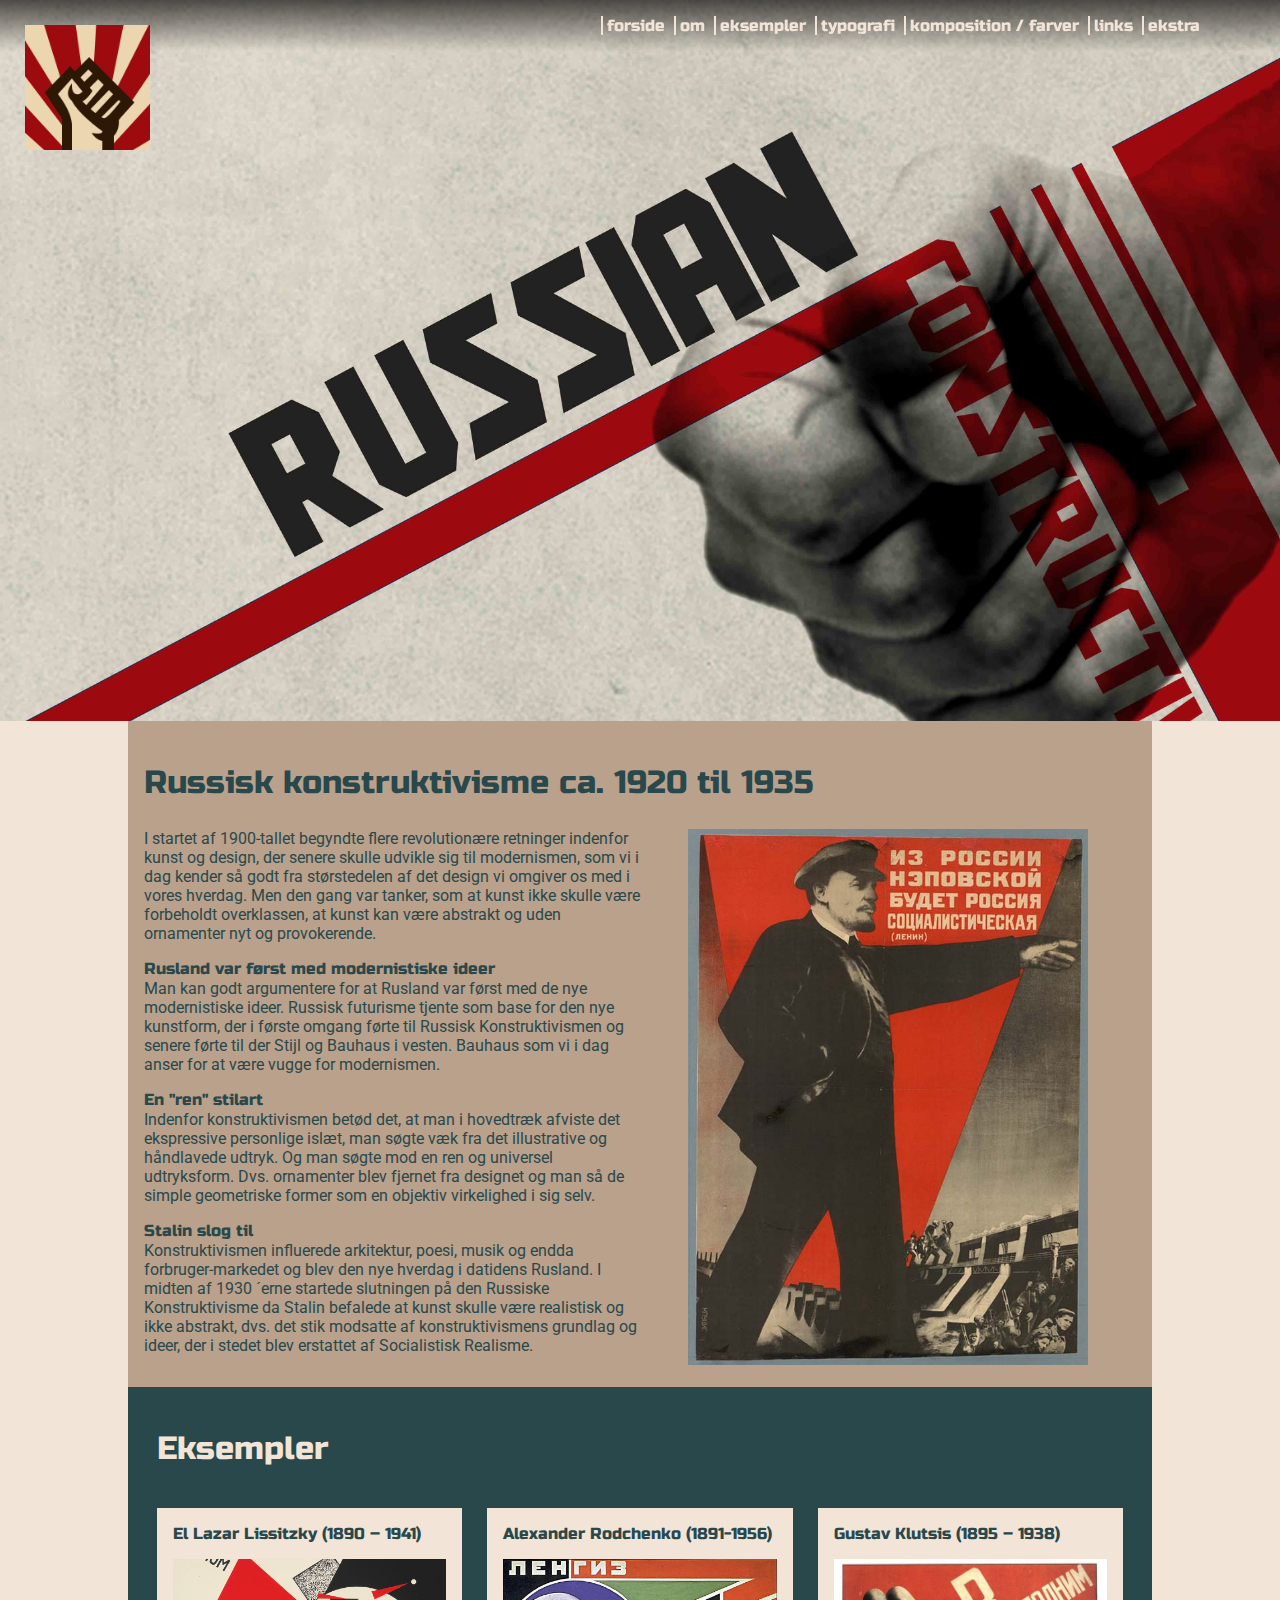
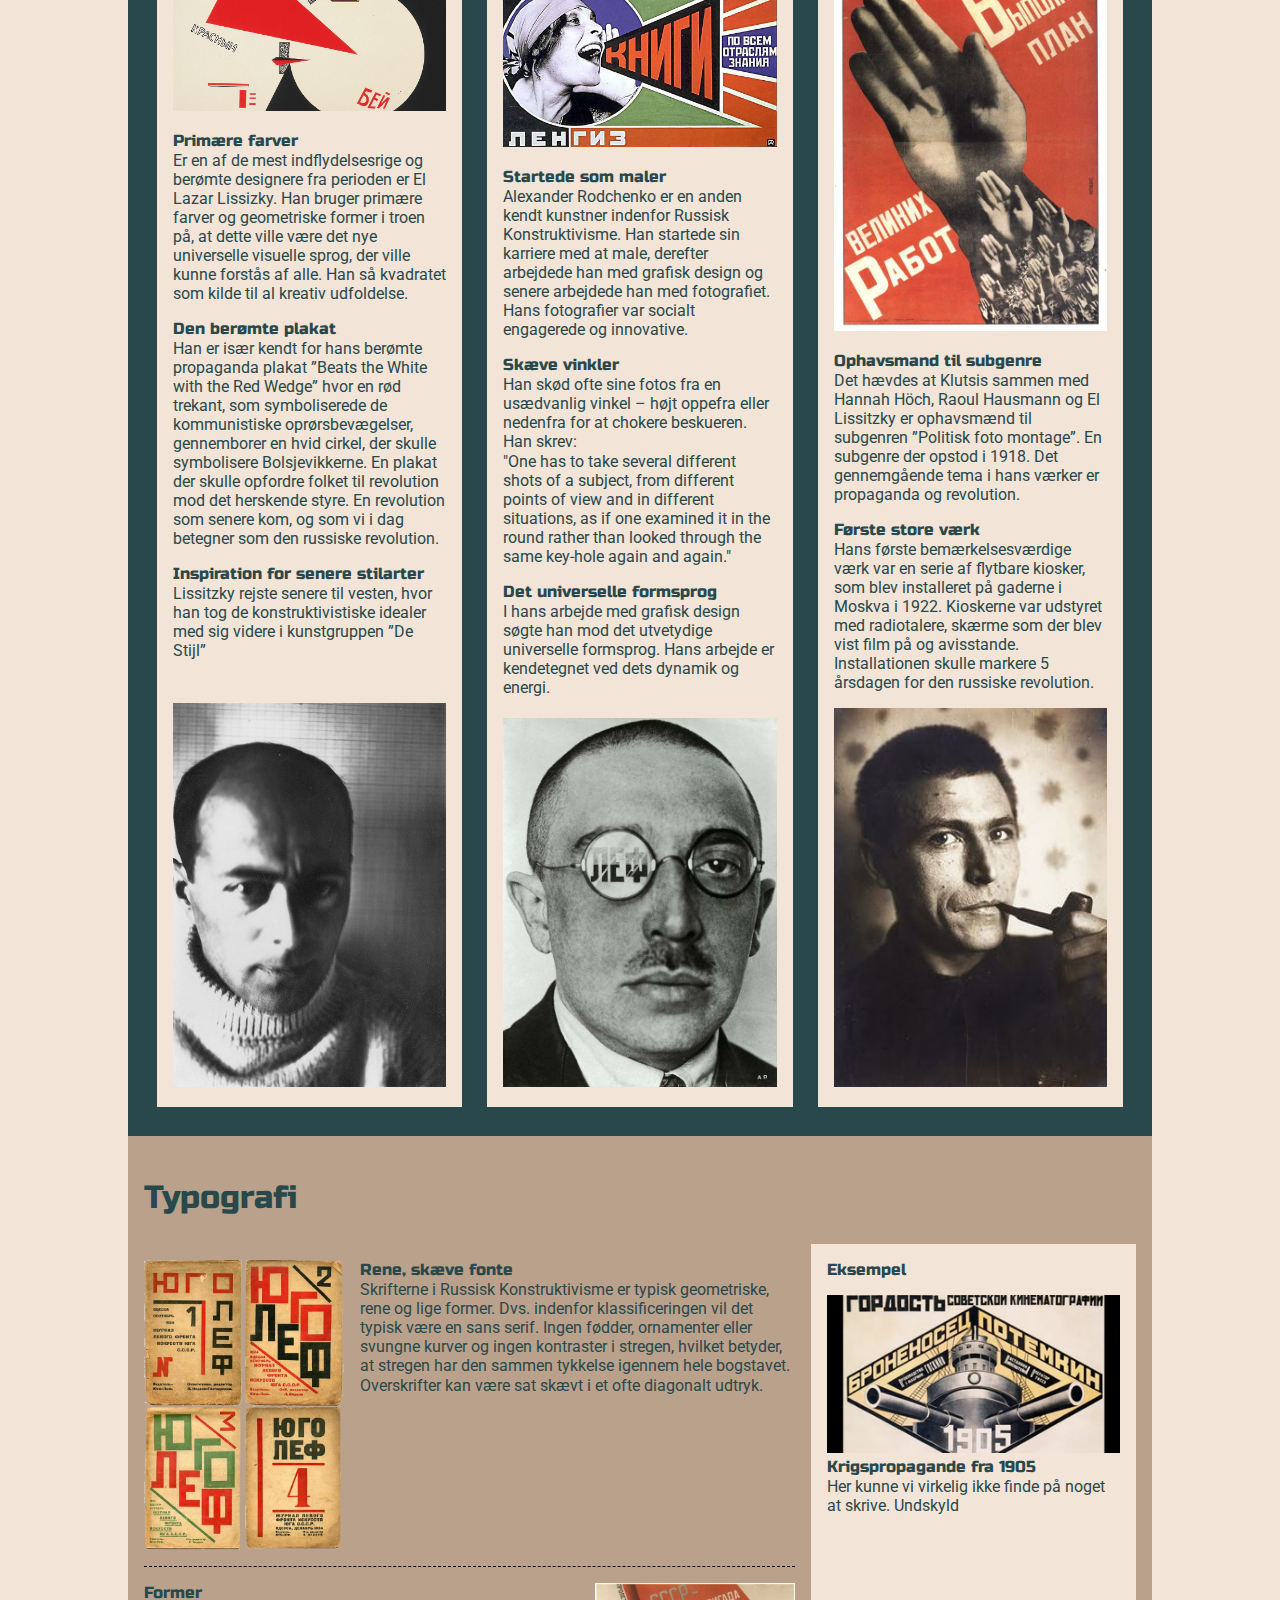
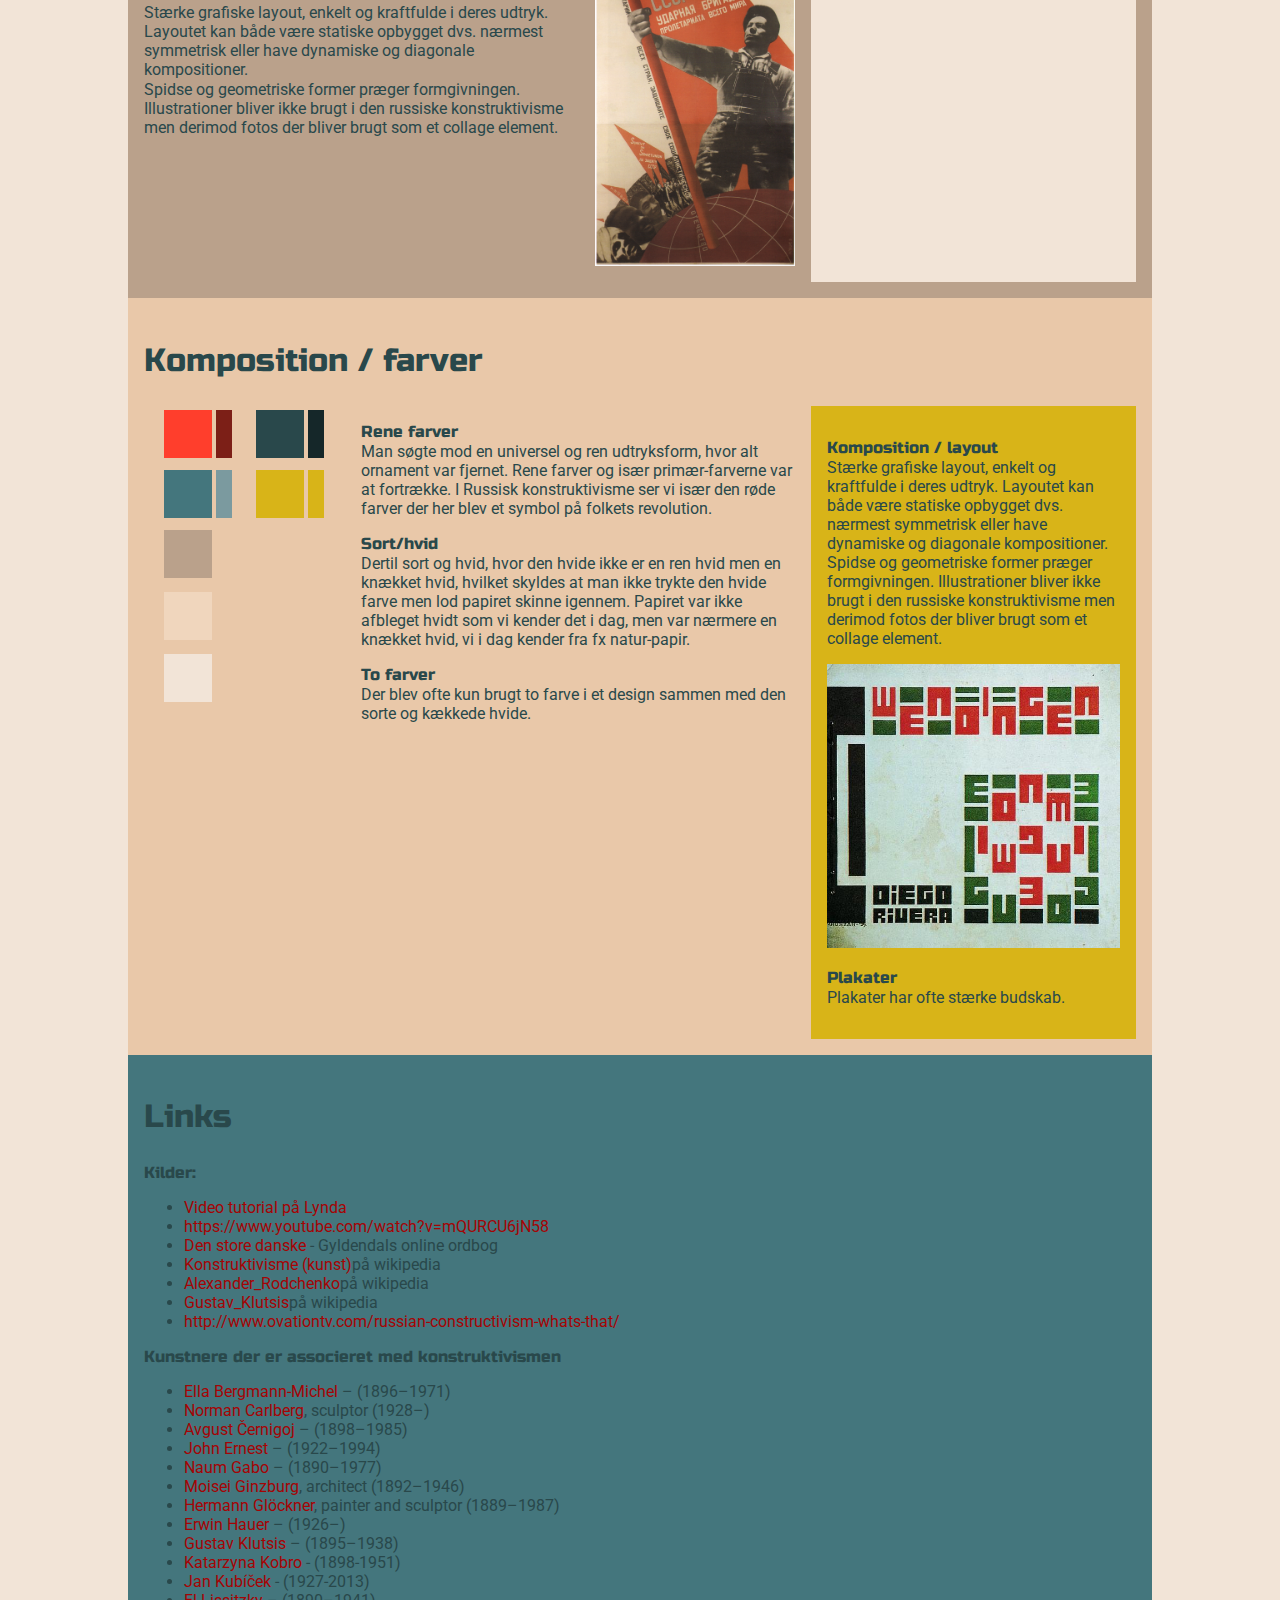
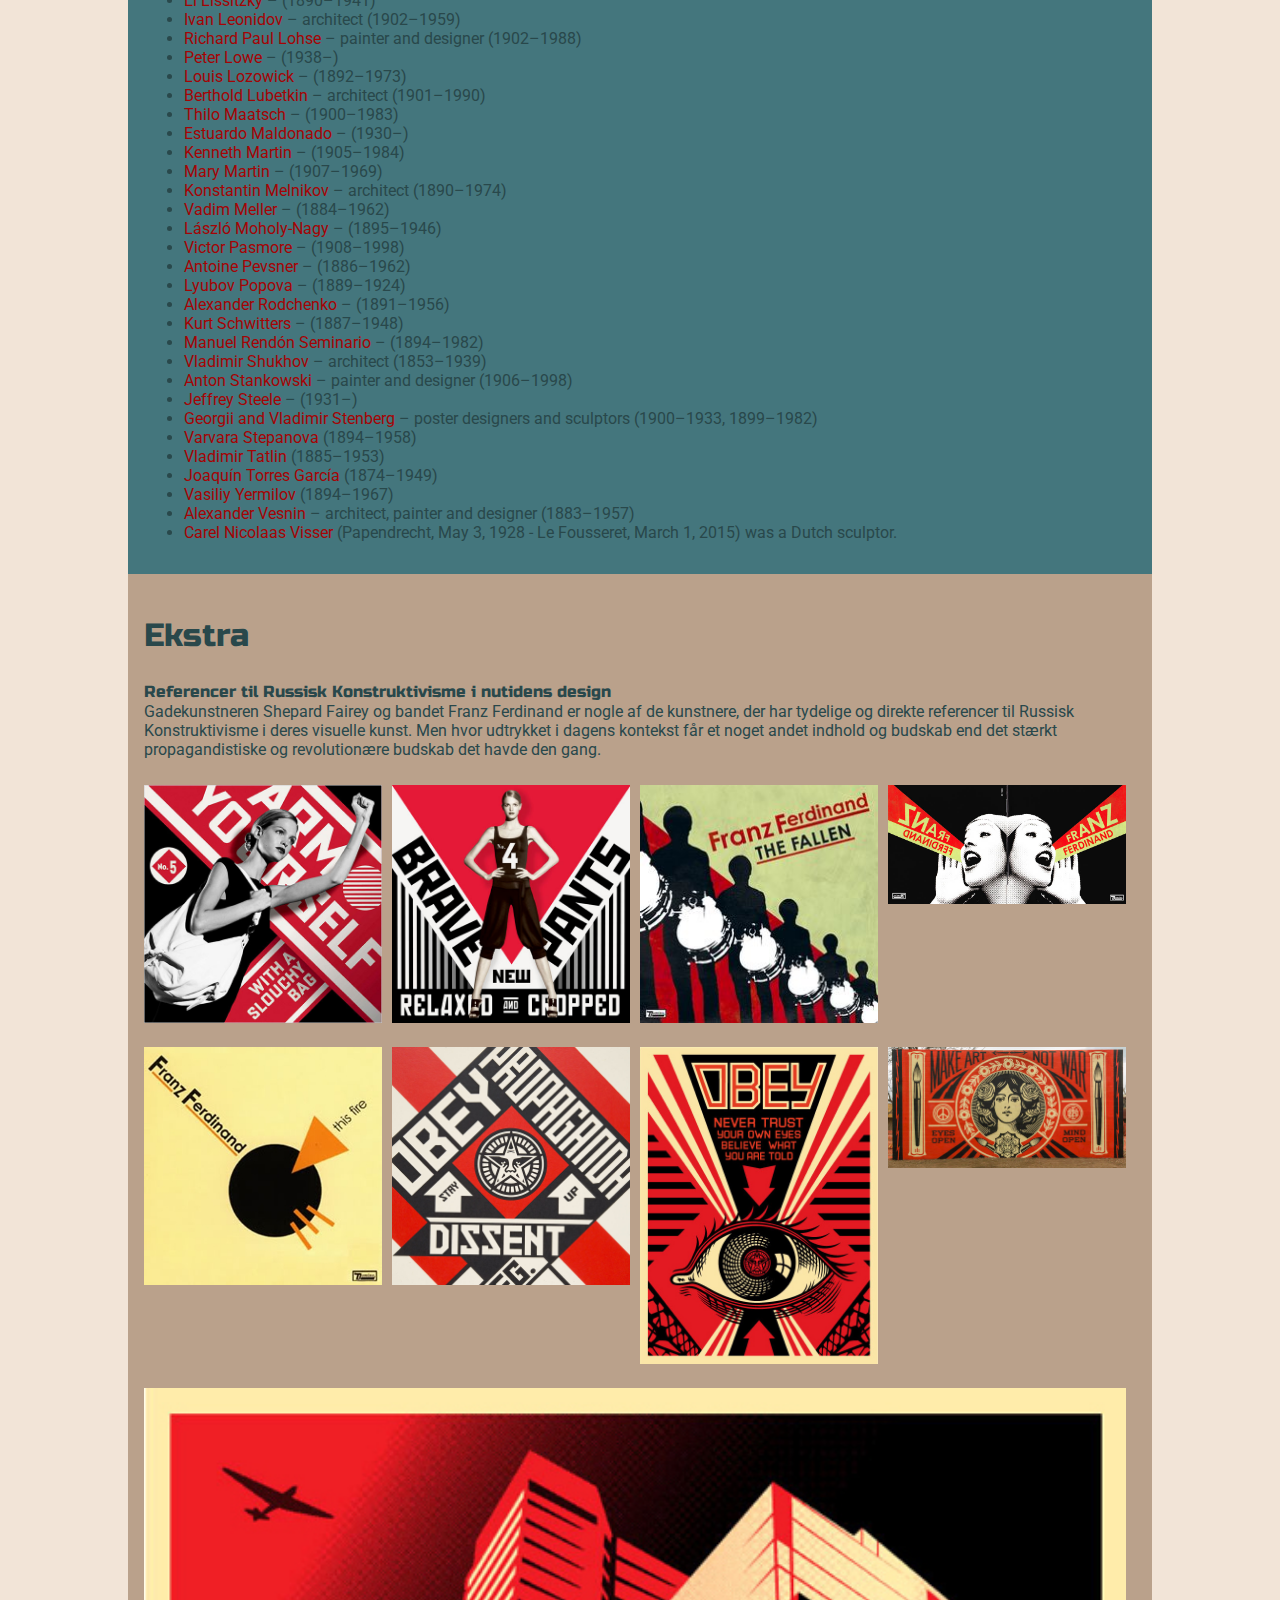
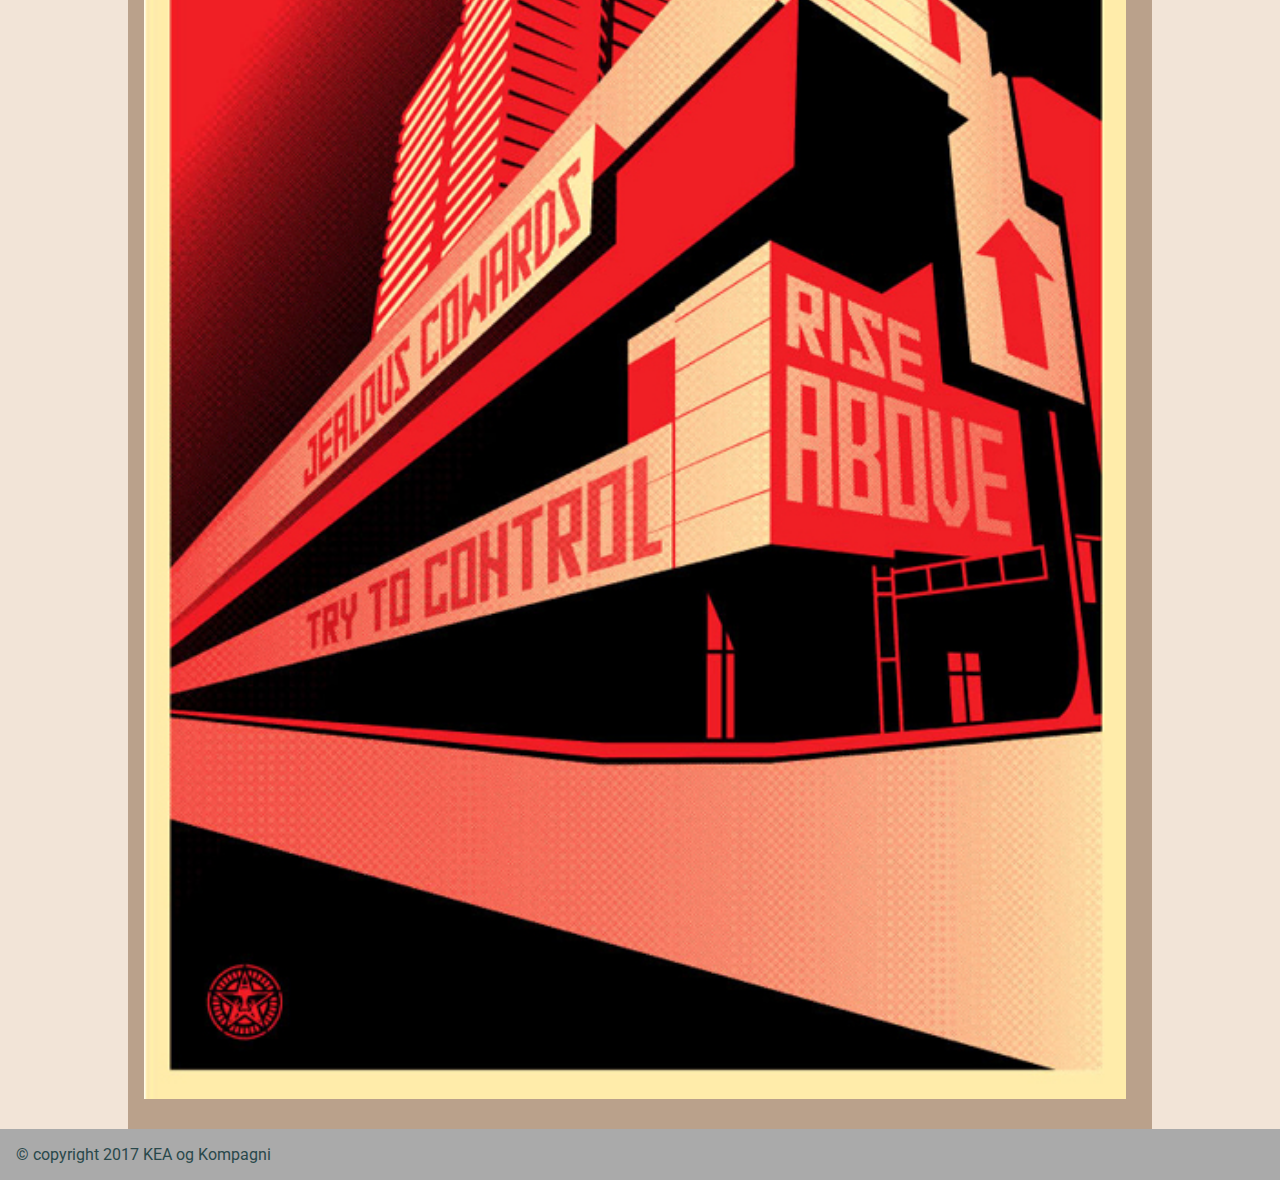
<file: archive/mikkels.html>
<!DOCTYPE html>
<html lang="da">

<head>
    <meta charset="UTF-8">
    <meta name="viewport" content="width=device-width, initial-scale=1.0">

    <title>Stilart M</title>
    <link rel="icon" href="favicon.jpg" type="image/jpg" sizes="16x16">
    <link href='https://fonts.googleapis.com/css?family=Russo+One' rel='stylesheet' type='text/css'>
    <link href='https://fonts.googleapis.com/css?family=Roboto' rel='stylesheet' type='text/css'>
    <link rel="stylesheet" href="mikkels.css" type="text/css">

</head>

<body>
    <header>
        <nav>
            <a href="#splash" class="menutext topnav">forside</a>
            <a href="#om" class="menutext">om</a>
            <a href="#eksempler" class="menutext">eksempler</a>
            <a href="#typografi" class="menutext">typografi</a>
            <a href="#farver" class="menutext">komposition / farver</a>
            <a href="#links" class="menutext">links</a>
            <a href="#ekstra" class="menutext">ekstra</a>
        </nav>
    </header>

    <section id="splash">
        <div id="logo">
            <img src="images/logo/logo.png" alt="logo russian konstruktivisme">
        </div>
    </section>

    <section id="om" class="color5">
        <h2>Russisk konstruktivisme ca. 1920 til 1935 </h2>
        <div class="sectionwrapper">
            <div class="column">
                <p>I startet af 1900-tallet begyndte flere revolutionære retninger indenfor kunst og design, der senere skulle udvikle sig til modernismen, som vi i dag kender så godt fra størstedelen af det design vi omgiver os med i vores hverdag. Men den gang var tanker, som at kunst ikke skulle være forbeholdt overklassen, at kunst kan være abstrakt og uden ornamenter nyt og provokerende.</p>

                <h3>Rusland var først med modernistiske ideer</h3>
                <p>Man kan godt argumentere for at Rusland var først med de nye modernistiske ideer. Russisk futurisme tjente som base for den nye kunstform, der i første omgang førte til Russisk Konstruktivismen og senere førte til der Stijl og Bauhaus i vesten. Bauhaus som vi i dag anser for at være vugge for modernismen.</p>

                <h3>En "ren" stilart</h3>
                <p> Indenfor konstruktivismen betød det, at man i hovedtræk afviste det ekspressive personlige islæt, man søgte væk fra det illustrative og håndlavede udtryk. Og man søgte mod en ren og universel udtryksform. Dvs. ornamenter blev fjernet fra designet og man så de simple geometriske former som en objektiv virkelighed i sig selv.</p>

                <h3>Stalin slog til</h3>
                <p>Konstruktivismen influerede arkitektur, poesi, musik og endda forbruger-markedet og blev den nye hverdag i datidens Rusland. I midten af 1930 ´erne startede slutningen på den Russiske Konstruktivisme da Stalin befalede at kunst skulle være realistisk og ikke abstrakt, dvs. det stik modsatte af konstruktivismens grundlag og ideer, der i stedet blev erstattet af Socialistisk Realisme.</p>
            </div>
            <div class="column center">
                <img src="images/om/58d1178c11bebd29e3ccc46939456b15.jpg" alt="Lenin">
            </div>
        </div>
    </section>

    <section id="eksempler" class="color2">
        <h2>Eksempler</h2>
        <div class="sectionwrapper">
            <div class="column  color8">
                <div class="column_content">
                    <div class="top">
                        <h3>El Lazar Lissitzky (1890 – 1941) </h3>
                        <img src="images/eksempler/el_lazar_lissitzky/Abstract3.jpg" alt="El Lazar Lissitzky">
                        <h3>Primære farver</h3>
                        <p>Er en af de mest indflydelsesrige og berømte designere fra perioden er El Lazar Lissizky. Han bruger primære farver og geometriske former i troen på, at dette ville være det nye universelle visuelle sprog, der ville kunne forstås af alle. Han så kvadratet som kilde til al kreativ udfoldelse.</p>
                        <h3>Den berømte plakat</h3>
                        <p>Han er især kendt for hans berømte propaganda plakat ”Beats the White with the Red Wedge” hvor en rød trekant, som symboliserede de kommunistiske oprørsbevægelser, gennemborer en hvid cirkel, der skulle symbolisere Bolsjevikkerne. En plakat der skulle opfordre folket til revolution mod det herskende styre. En revolution som senere kom, og som vi i dag betegner som den russiske revolution.</p>

                        <h3>Inspiration for senere stilarter</h3>
                        <p>Lissitzky rejste senere til vesten, hvor han tog de konstruktivistiske idealer med sig videre i kunstgruppen ”De Stijl” </p>
                    </div>
                    <div class="bottom center">
                        <img src="images/eksempler/el_lazar_lissitzky/El_lissitzky_self_portrait_1914.jpg" alt="El Lazar Lissitzky">
                    </div>
                </div>
            </div>
            <div class="column color8">
                <div class="column_content">
                    <div class="top">
                        <h3>Alexander Rodchenko (1891-1956)</h3>
                        <img src="images/eksempler/alexander_rodchenko/alexander-rodchenko.jpg" alt="Alexander Rodchenko">
                        <h3>Startede som maler</h3>
                        <p>Alexander Rodchenko er en anden kendt kunstner indenfor Russisk Konstruktivisme. Han startede sin karriere med at male, derefter arbejdede han med grafisk design og senere arbejdede han med fotografiet. Hans fotografier var socialt engagerede og innovative. </p>
                        <h3>Skæve vinkler</h3>
                        <p>Han skød ofte sine fotos fra en usædvanlig vinkel – højt oppefra eller nedenfra for at chokere beskueren. Han skrev:</p>
                        <p> "One has to take several different shots of a subject, from different points of view and in different situations, as if one examined it in the round rather than looked through the same key-hole again and again." </p>
                        <h3>Det universelle formsprog</h3>
                        <p>I hans arbejde med grafisk design søgte han mod det utvetydige universelle formsprog. Hans arbejde er kendetegnet ved dets dynamik og energi. </p>

                    </div>
                    <div class="bottom center">
                        <img src="images/eksempler/alexander_rodchenko/CaricatureShowingOsipBrik_variantofacoverforLEFMagazine_1924.jpg" alt="Alexander Rodchenko">
                    </div>
                </div>
            </div>
            <div class="column color8">
                <div class="column_content">
                    <div class="top">
                        <h3>Gustav Klutsis (1895 – 1938)</h3>
                        <img src="images/eksempler/gustav_klutsis/6beec7d188e910c8713d86e18817c2b2.jpg" alt="Gustav Klutsis">
                        <h3>Ophavsmand til subgenre</h3>
                        <p>Det hævdes at Klutsis sammen med Hannah Höch, Raoul Hausmann og El Lissitzky er ophavsmænd til subgenren ”Politisk foto montage”. En subgenre der opstod i 1918. Det gennemgående tema i hans værker er propaganda og revolution. </p>
                        <h3>Første store værk</h3>
                        <p>Hans første bemærkelsesværdige værk var en serie af flytbare kiosker, som blev installeret på gaderne i Moskva i 1922. Kioskerne var udstyret med radiotalere, skærme som der blev vist film på og avisstande. Installationen skulle markere 5 årsdagen for den russiske revolution.
                        </p>
                    </div>
                    <div class="bottom center">
                        <img src="images/eksempler/gustav_klutsis/30d0d30a4c54adc72a7e70a04383e080.jpg" alt="Gustav Klutsis">
                    </div>
                </div>
            </div>
        </div>
    </section>

    <section id="typografi" class="color5">
        <h2>Typografi</h2>
        <div class="sectionwrapper">
            <div class="column_wide">
                <div class="top">
                    <img src="images/typografi/d18832e720671dbbfb31b3a0ea70d587.png" alt="Russian font">
                    <h3>Rene, skæve fonte</h3>
                    <p>Skrifterne i Russisk Konstruktivisme er typisk geometriske, rene og lige former. Dvs. indenfor klassificeringen vil det typisk være en sans serif. Ingen fødder, ornamenter eller svungne kurver og ingen kontraster i stregen, hvilket betyder, at stregen har den sammen tykkelse igennem hele bogstavet.
                    </p>
                    <p>Overskrifter kan være sat skævt i et ofte diagonalt udtryk.</p>
                </div>
                <div class="bottom">
                    <img src="images/typografi/2229.png" alt="Font">
                    <h3>Former</h3>
                    <p>Stærke grafiske layout, enkelt og kraftfulde i deres udtryk. Layoutet kan både være statiske opbygget dvs. nærmest symmetrisk eller have dynamiske og diagonale kompositioner. </p>
                    <p>Spidse og geometriske former præger formgivningen. Illustrationer bliver ikke brugt i den russiske konstruktivisme men derimod fotos der bliver brugt som et collage element.
                    </p>
                </div>
            </div>
            <div class="column_narrow color8">
                <h3>Eksempel</h3>
                <img src="images/typografi/RussianConstructivism5.png" alt="Typografi">
                <h3>Krigspropagande fra 1905</h3>
                <p>Her kunne vi virkelig ikke finde på noget at skrive. Undskyld</p>
            </div>
        </div>
    </section>
    <section id="farver" class="color6">
        <h2>Komposition / farver</h2>
        <div class="sectionwrapper">
            <div class="column_wide">
                <div class="column_content">
                    <div class="colors">
                        <div class="color1"></div>
                        <div class="color1 kontrast"></div>
                        <div class="color2"></div>
                        <div class="color2 kontrast"></div>
                        <div class="color3"></div>
                        <div class="color3 kontrast"></div>
                        <div class="color4"></div>
                        <div class="color4 kontrast"></div>
                        <div class="color5 nylinie"></div>
                        <div class="color7 nylinie"></div>
                        <div class="color8 nylinie"></div>
                    </div>
                    <div class="content">
                        <h3>Rene farver</h3>
                        <p>Man søgte mod en universel og ren udtryksform, hvor alt ornament var fjernet. Rene farver og især primær-farverne var at fortrække. I Russisk konstruktivisme ser vi især den røde farver der her blev et symbol på folkets revolution.</p>
                        <h3>Sort/hvid</h3>
                        <p>Dertil sort og hvid, hvor den hvide ikke er en ren hvid men en knækket hvid, hvilket skyldes at man ikke trykte den hvide farve men lod papiret skinne igennem. Papiret var ikke afbleget hvidt som vi kender det i dag, men var nærmere en knækket hvid, vi i dag kender fra fx natur-papir.</p>
                        <H3>To farver</H3>
                        <P>Der blev ofte kun brugt to farve i et design sammen med den sorte og kækkede hvide.</P>
                    </div>
                </div>
            </div>
            <div class="column_narrow color4">
                <H3>Komposition / layout</H3>
                <p>Stærke grafiske layout, enkelt og kraftfulde i deres udtryk. Layoutet kan både være statiske opbygget dvs. nærmest symmetrisk eller have dynamiske og diagonale kompositioner. Spidse og geometriske former præger formgivningen. Illustrationer bliver ikke brugt i den russiske konstruktivisme men derimod fotos der bliver brugt som et collage element.</p>
                <img src="images/farver/301379.501.jpg" alt="Plakat">
                <h3>Plakater</h3>
                <p>Plakater har ofte stærke budskab.</p>
            </div>
        </div>
    </section>
    <section id="links" class="color3">
        <h2>Links</h2>
        <div class="sectionwrapper">
            <div class="content">
                <h3>Kilder:</h3>
                <ul>
                    <li><a href="https://www.lynda.com/Design-Color-tutorials/Soviet-Revolution/166781/363060-4.html">Video tutorial på Lynda</a></li>
                    <li><a href="https://www.youtube.com/watch?v=mQURCU6jN58">https://www.youtube.com/watch?v=mQURCU6jN58</a></li>
                    <li><a href="http://denstoredanske.dk/Kunst_og_kultur/Billedkunst/Billedkunst,_stilretninger_efter_1910/konstruktivisme">Den store danske</a> - Gyldendals online ordbog</li>
                    <li><a href="https://da.wikipedia.org/wiki/Konstruktivisme">Konstruktivisme (kunst)</a>på wikipedia</li>
                    <li><a href="https://en.wikipedia.org/wiki/Alexander_Rodchenko">Alexander_Rodchenko</a>på wikipedia</li>
                    <li><a href="https://en.wikipedia.org/wiki/Gustav_Klutsis"> Gustav_Klutsis</a>på wikipedia</li>
                    <li><a href="http://www.ovationtv.com/russian-constructivism-whats-that/">http://www.ovationtv.com/russian-constructivism-whats-that/</a></li>
                </ul>
                <h3>Kunstnere der er associeret med konstruktivismen</h3>
                <ul>
                    <li><a href="https://en.wikipedia.org/wiki/Ella_Bergmann-Michel" title="Ella Bergmann-Michel">Ella Bergmann-Michel</a> – (1896–1971)</li>
                    <li><a href="https://en.wikipedia.org/wiki/Norman_Carlberg" title="Norman Carlberg">Norman Carlberg</a>, sculptor (1928–)</li>
                    <li><a href="https://en.wikipedia.org/wiki/Avgust_%C4%8Cernigoj" title="Avgust Černigoj">Avgust Černigoj</a> – (1898–1985)</li>
                    <li><a href="https://en.wikipedia.org/wiki/John_Ernest" title="John Ernest">John Ernest</a> – (1922–1994)</li>
                    <li><a href="https://en.wikipedia.org/wiki/Naum_Gabo" title="Naum Gabo">Naum Gabo</a> – (1890–1977)</li>
                    <li><a href="https://en.wikipedia.org/wiki/Moisei_Ginzburg" title="Moisei Ginzburg">Moisei Ginzburg</a>, architect (1892–1946)</li>
                    <li><a href="https://en.wikipedia.org/wiki/Hermann_Gl%C3%B6ckner" title="Hermann Glöckner">Hermann Glöckner</a>, painter and sculptor (1889–1987)</li>
                    <li><a href="https://en.wikipedia.org/wiki/Erwin_Hauer" title="Erwin Hauer">Erwin Hauer</a> – (1926–)</li>
                    <li><a href="https://en.wikipedia.org/wiki/Gustav_Klutsis" title="Gustav Klutsis">Gustav Klutsis</a> – (1895–1938)</li>
                    <li><a href="https://en.wikipedia.org/wiki/Katarzyna_Kobro" title="Katarzyna Kobro">Katarzyna Kobro</a> - (1898-1951)</li>
                    <li><a href="https://en.wikipedia.org/wiki/Jan_Kub%C3%AD%C4%8Dek" title="Jan Kubíček">Jan Kubíček</a> - (1927-2013)</li>
                    <li><a href="https://en.wikipedia.org/wiki/El_Lissitzky" title="El Lissitzky">El Lissitzky</a> – (1890–1941)</li>
                    <li><a href="https://en.wikipedia.org/wiki/Ivan_Leonidov" title="Ivan Leonidov">Ivan Leonidov</a> – architect (1902–1959)</li>
                    <li><a href="https://en.wikipedia.org/wiki/Richard_Paul_Lohse" title="Richard Paul Lohse">Richard Paul Lohse</a> – painter and designer (1902–1988)</li>
                    <li><a href="https://en.wikipedia.org/wiki/Peter_Lowe" title="Peter Lowe">Peter Lowe</a> – (1938–)</li>
                    <li><a href="https://en.wikipedia.org/wiki/Louis_Lozowick" title="Louis Lozowick ">Louis Lozowick</a> – (1892–1973)</li>
                    <li><a href="https://en.wikipedia.org/wiki/Berthold_Lubetkin" title="Berthold Lubetkin ">Berthold Lubetkin</a> – architect (1901–1990)</li>
                    <li><a href="https://en.wikipedia.org/wiki/Thilo_Maatsch" title="Thilo Maatsch ">Thilo Maatsch</a> – (1900–1983)</li>
                    <li><a href="https://en.wikipedia.org/wiki/Estuardo_Maldonado" title="Estuardo Maldonado ">Estuardo Maldonado</a> – (1930–)</li>
                    <li><a href="https://en.wikipedia.org/wiki/Kenneth_Martin" title="Kenneth Martin ">Kenneth Martin</a> – (1905–1984)</li>
                    <li><a href="https://en.wikipedia.org/wiki/Mary_Martin_(artist)" title="Mary Martin (artist) ">Mary Martin</a> – (1907–1969)</li>
                    <li><a href="https://en.wikipedia.org/wiki/Konstantin_Melnikov" title="Konstantin Melnikov ">Konstantin Melnikov</a> – architect (1890–1974)</li>
                    <li><a href="https://en.wikipedia.org/wiki/Vadym_Meller" title="Vadym Meller ">Vadim Meller</a> – (1884–1962)</li>
                    <li><a href="https://en.wikipedia.org/wiki/L%C3%A1szl%C3%B3_Moholy-Nagy" title="László Moholy-Nagy ">László Moholy-Nagy</a> – (1895–1946)</li>
                    <li><a href="https://en.wikipedia.org/wiki/Victor_Pasmore" title="Victor Pasmore ">Victor Pasmore</a> – (1908–1998)</li>
                    <li><a href="https://en.wikipedia.org/wiki/Antoine_Pevsner" title="Antoine Pevsner ">Antoine Pevsner</a> – (1886–1962)</li>
                    <li><a href="https://en.wikipedia.org/wiki/Lyubov_Popova" title="Lyubov Popova ">Lyubov Popova</a> – (1889–1924)</li>
                    <li><a href="https://en.wikipedia.org/wiki/Alexander_Rodchenko" title="Alexander Rodchenko ">Alexander Rodchenko</a> – (1891–1956)</li>
                    <li><a href="https://en.wikipedia.org/wiki/Kurt_Schwitters" title="Kurt Schwitters ">Kurt Schwitters</a> – (1887–1948)</li>
                    <li><a href="https://en.wikipedia.org/wiki/Manuel_Rend%C3%B3n_Seminario" title="Manuel Rendón Seminario ">Manuel Rendón Seminario</a> – (1894–1982)</li>
                    <li><a href="https://en.wikipedia.org/wiki/Vladimir_Shukhov" title="Vladimir Shukhov ">Vladimir Shukhov</a> – architect (1853–1939)</li>
                    <li><a href="https://en.wikipedia.org/wiki/Anton_Stankowski" title="Anton Stankowski ">Anton Stankowski</a> – painter and designer (1906–1998)</li>
                    <li><a href="https://en.wikipedia.org/wiki/Jeffrey_Steele_(artist)" title="Jeffrey Steele (artist) ">Jeffrey Steele</a> – (1931–)</li>
                    <li><a href="https://en.wikipedia.org/wiki/Stenberg_brothers" title="Stenberg brothers ">Georgii and Vladimir Stenberg</a> – poster designers and sculptors (1900–1933, 1899–1982)</li>
                    <li><a href="https://en.wikipedia.org/wiki/Varvara_Stepanova" title="Varvara Stepanova ">Varvara Stepanova</a> (1894–1958)</li>
                    <li><a href="https://en.wikipedia.org/wiki/Vladimir_Tatlin" title="Vladimir Tatlin ">Vladimir Tatlin</a> (1885–1953)</li>
                    <li><a href="https://en.wikipedia.org/wiki/Joaqu%C3%ADn_Torres_Garc%C3%ADa" title="Joaquín Torres García ">Joaquín Torres García</a> (1874–1949)</li>
                    <li><a href="https://en.wikipedia.org/wiki/Vasiliy_Yermilov" title="Vasiliy Yermilov ">Vasiliy Yermilov</a> (1894–1967)</li>
                    <li><a href="https://en.wikipedia.org/wiki/Alexander_Vesnin" title="Alexander Vesnin ">Alexander Vesnin</a> – architect, painter and designer (1883–1957)</li>
                    <li><a href="https://en.wikipedia.org/w/index.php?title=Carel_Nicolaas_Visser&action=edit&redlink=1" title="Carel Nicolaas Visser (page does not exist) ">Carel Nicolaas Visser</a> (Papendrecht, May 3, 1928 - Le Fousseret, March 1, 2015) was a Dutch sculptor.</li>
                </ul>
            </div>
        </div>
    </section>

    <section id="ekstra" class="color5">
        <h2>Ekstra</h2>
        <div class="sectionwrapper">
            <div class="content">
                <h3>Referencer til Russisk Konstruktivisme i nutidens design </h3>
                <p>Gadekunstneren Shepard Fairey og bandet Franz Ferdinand er nogle af de kunstnere, der har tydelige og direkte referencer til Russisk Konstruktivisme i deres visuelle kunst. Men hvor udtrykket i dagens kontekst får et noget andet indhold og budskab end det stærkt propagandistiske og revolutionære budskab det havde den gang.</p>
                <div class="galleri">
                    <div><img src="images/ekstra/fairey-sacs.jpg" alt=""></div>
                    <div><img src="images/ekstra/saks7woman-no4-brave-pants.jpg" alt=""></div>
                    <div><img src="images/ekstra/1595e92d8c4ac5f7447a4c2f8caa33d2.jpg" alt=""></div>
                    <div><img src="images/ekstra/Franz-Ferdinand-You-Could-Have-It-So-Much-Be-Front-Cover-55320.jpg" alt=""></div>
                    <div><img src="images/ekstra/tumblr_lqqu34hF0O1qdvlxe.jpg" alt=" "></div>
                    <div><img src="images/ekstra/2500x2500_543cf10b9dfc5.jpg" alt=" "></div>
                    <div><img src="images/ekstra/obey-eye-poster-fnl.jpg" alt=" "></div>
                    <div><img src="images/ekstra/SFUADMural-1.jpg" alt=" "></div>
                    <div><img src="images/ekstra/shepard_fairey_supply_and_demand_print.jpg" alt=" "></div>
                </div>
            </div>
        </div>
    </section>

    <footer>&copy; copyright 2017 KEA og Kompagni</footer>
</body>

</html>
</file>
<file: archive/mikkels.css>
/*Generelle indstillinger    */

* {
    box-sizing: border-box;
}
body {
    margin: 0;
    font-family: 'Roboto', sans-serif;
    color: #29484b;
    background-color: #f2e4d7;
}
.text {
    padding: 0 0 0 20px;
}
a {
    color: #A50405;
    text-decoration: none;
}
a:hover {
    color: #ff3e2c;
}
p {
    margin-top: -15px;
}
h2,
h3 {
    font-family: 'Russo One', sans-serif;
    font-weight: normal;
}
h2 {
    font-size: 200%;
}
h3 {
    font-size: 100%;
}
.center {
    text-align: center;
}
.clearfloat {
    clear: both;
}
section {
    padding: 1em;
}
.sectionwrapper p:first-child {
    margin-top: 0;
}

/*Generelle indstillinger  SLUT  */


/*Menu */

header {
    position: fixed;
    width: 100%;
    padding: 1em;
    background: linear-gradient(to bottom, rgba(0, 0, 0, 0.65) 0%, rgba(0, 0, 0, 0) 100%);
}
header nav {
    font-family: 'Russo One', sans-serif;
    text-align: right;
    margin: 0 5vw 0 0;
}
header nav a {
    text-decoration: none;
    color: #f2e4d7;
    padding-left: 4px;
    margin-left: 4px;
    display: block;
}
header nav a:hover {
    color: #ff3e2c;
}
@media screen and (min-width:825px) {
    header nav a {
        display: inline-block;
        border-left: 2px solid #f2e4d7;
    }
}

/*Menu SLUT*/


/* **** splash **** */

#splash {
    width: 100vw;
    height: 167.2vw;
    background-image: url(images/splash/01-mobil-portrait-375x627.png);
    background-size: cover;
}
#logo {
    position: absolute;
    top: 25px;
    left: 25px;
    z-index: 250;
}
#logo img {
    width: 50px;
}

/* **** splash slut **** */


/* **** om  **** */

#om .sectionwrapper {
    display: flex;
    flex-wrap: wrap;
    justify-content: space-between;
}
#om .column {
    flex-grow: 1;
    flex-basis: 400px;
}
#om .column img {
    width: 100%;
    max-width: 400px;
}

/* **** om SLUT **** */


/* **** eksempler **** */

#eksempler h2 {
    color: #f2e4d7;
    margin-left: 0.4em;
}
#eksempler .sectionwrapper {
    display: flex;
    flex-wrap: wrap;
}
#eksempler .column {
    margin: 0.8em;
    flex: 1 1 200px;
    padding: 0 1em 1em;
}
#eksempler .column img {
    width: 100%;
}
#eksempler .column_content {
    height: 100%;
    display: flex;
    flex-wrap: wrap;
}
#eksempler .top {
    align-self: flex-start;
}
#eksempler .bottom {
    width: 100%;
    align-self: flex-end;
}

/* **** eksempler SLUT **** */


/* **** typografi **** */

#typografi .sectionwrapper {
    display: flex;
    flex-wrap: wrap;
}
#typografi .column_wide {
    flex: 2;
    flex-basis: 400px;
}
#typografi .column_wide .bottom {
    border-top: 1px dashed black;
    padding-top: 1em;
    margin-top: 1em;
    clear: both;
}
#typografi .top img {
    width: 200px;
    float: left;
    margin-right: 1em;
    margin-bottom: 1em;
}
#typografi .bottom img {
    width: 200px;
    float: right;
    margin-left: 1em;
    margin-bottom: 1em;
}
#typografi .bottom h3,
#typografi .column_narrow h3 {
    margin-top: 0;
}
#typografi .column_narrow {
    flex: 1;
    flex-basis: 200px;
    clear: both;
    padding: 1em;
    margin-left: 1em;
}
#typografi .column_narrow img {
    width: 100%;
}

/* **** typografi SLUT **** */


/* **** farver **** */

#farver .sectionwrapper {
    display: flex;
    justify-content: space-between;
    flex-wrap: wrap;
}
#farver .column_wide {
    flex: 2;
    flex-basis: 400px;
}
#farver .column_narrow {
    flex: 1;
    flex-basis: 200px;
    padding: 1em;
    margin-left: 1em;
}
#farver .column_narrow img {
    width: 100%;
}
#farver .middle img {
    width: 70%;
}
#farver .middle {
    text-align: center;
}
#farver .column_content {
    display: flex;
}
#farver .colors {
    flex: 2;
}
#farver .content {
    flex: 4;
}
#farver .colors div {
    display: inline-block;
}
#farver .colors .nylinie {
    display: block;
    margin-bottom: 14px;
}
#farver .colors div {
    width: 3em;
    height: 3em;
    margin: 4px 0px 4px 20px;
}
#farver .colors div.kontrast {
    width: 1em;
    height: 3em;
    margin: 4px 0;
}
.color1 {
    background-color: #ff3e2c;
    /*  rød ish*/
}
.colors div.kontrast.color1 {
    background-color: #7c1f17;
}
.color2 {
    background-color: #29484b;
    /*  Også fontfarve*/
}
.colors div.kontrast.color2 {
    background-color: #152729;
}
.color3 {
    background-color: #44767d;
}
.colors div.kontrast.color3 {
    background-color: #7b9a9f;
}
.color4 {
    background-color: #d8b418;
}
627 .colors div.kontrast.color4 {
    background-color: #8e7614;
}
.color5 {
    background-color: #baa18b;
}
.color6 {
    background-color: #e9c8a9;
}
.color7 {
    background-color: #f0d6bd;
}
.color8 {
    background-color: #f2e4d7;
}

/* **** links **** */

#links {}

/* **** ekstra **** */

#ekstra .galleri {
    display: flex;
    flex-wrap: wrap;
}
#ekstra .galleri div {
    /*    width: 30%;*/
    flex: 1;
    flex-basis: 200px;
    display: inline-block;
    margin: 10px 10px 10px 0;
}
#ekstra img {
    width: 100%;
}

/* **** footer **** */

footer {
    padding: 1em;
    background-color: #aaa;
}

/************  media queries   ***********************/

@media screen and (min-width: 376px) {
    #splash {
        height: 59.8vw;
        background-image: url('images/splash/02-mobil-landscape-627x375.jpg');
    }
    #logo img {
        width: 125px;
    }
}
@media screen and (min-width: 628px) {
    #splash {
        height: 133.3vw;
        background-image: url('images/splash/03-tablet-portrait-768x1024.jpg');
    }
}
@media screen and (min-width: 769px) {
    #splash {
        height: 75vw;
        background-image: url('images/splash/04-tablet-landscape-1024x768.jpg');
    }
}
@media screen and (min-width:825px) {
    header nav a {
        display: inline-block;
        border-left: 2px solid #f2e4d7;
    }
}
@media screen and (min-width: 1025px) {
    #splash {
        height: 56.3vw;
        background-image: url('images/splash/05-laptop16x9-5120x2880.jpg');
    }
    #om,
    #typografi,
    #eksempler,
    #farver,
    #links,
    #ekstra {
        margin-left: auto;
        margin-right: auto;
        width: 1024px;
    }
}
</file>
